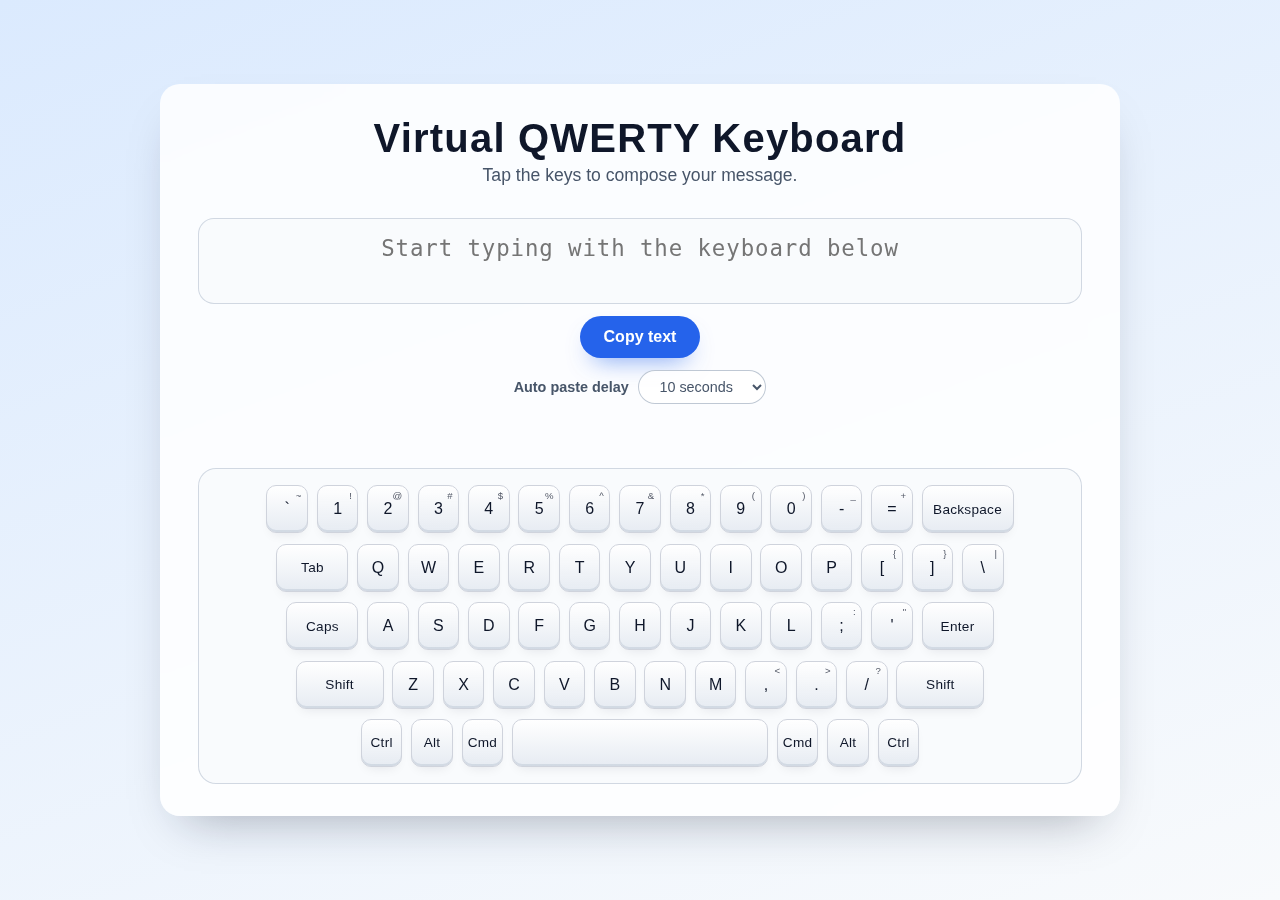
<file: index.html>
<!DOCTYPE html>
<html lang="en">
<head>
  <meta charset="UTF-8">
  <meta name="viewport" content="width=device-width, initial-scale=1.0">
  <title>Virtual QWERTY Keyboard</title>
  <link rel="stylesheet" href="styles.css">
</head>
<body>
  <main class="app">
    <header class="header">
      <h1>Virtual QWERTY Keyboard</h1>
      <p class="subtitle">Tap the keys to compose your message.</p>
    </header>
    <section class="display-container">
      <textarea id="textDisplay" class="text-display" rows="2" readonly placeholder="Start typing with the keyboard below"></textarea>
      <button id="copyButton" class="copy-button" type="button">Copy text</button>
      <div class="auto-paste-controls">
        <label for="autoPasteDelay">Auto paste delay</label>
        <select id="autoPasteDelay" class="auto-paste-select">
          <option value="5">5 seconds</option>
          <option value="10" selected>10 seconds</option>
          <option value="15">15 seconds</option>
        </select>
      </div>
      <p id="copyStatus" class="copy-status" role="status" aria-live="polite"></p>
    </section>
    <section class="keyboard" aria-label="Virtual keyboard">
      <!-- Keys will be rendered here by JavaScript -->
    </section>
  </main>
  <script src="script.js"></script>
</body>
</html>
</file>
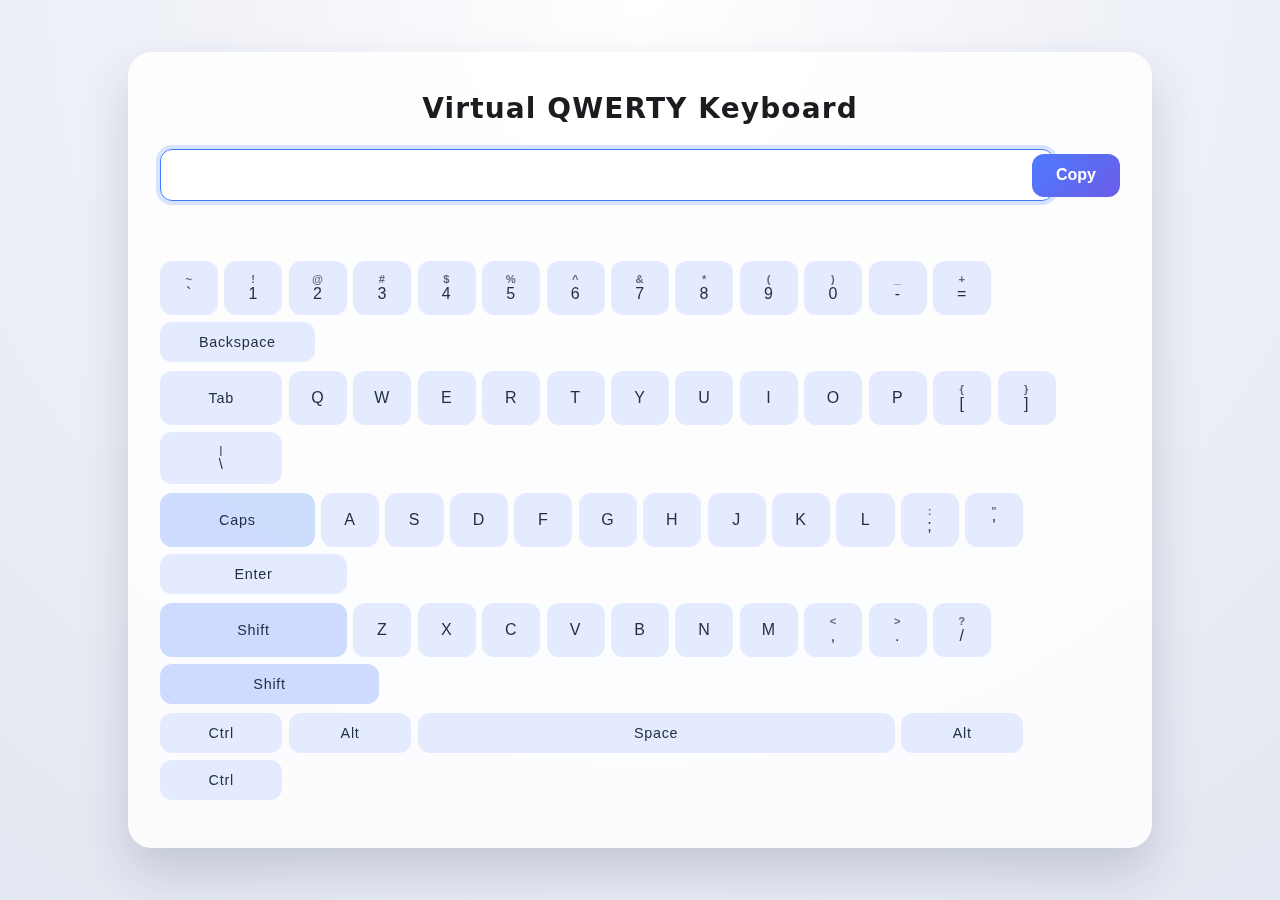
<file: previews/pr-1/index.html>
<!DOCTYPE html>
<html lang="en">
  <head>
    <meta charset="UTF-8" />
    <meta name="viewport" content="width=device-width, initial-scale=1.0" />
    <title>~ Virtual QWERTY Keyboard ~</title>
    <link rel="stylesheet" href="styles.css" />
  </head>
  <body>
    <main class="app">
      <h1 class="app__title">Virtual QWERTY Keyboard</h1>
      <div class="app__output">
        <label for="virtual-input" class="sr-only">Virtual keyboard output</label>
        <input id="virtual-input" type="text" autocomplete="off" autocorrect="off" spellcheck="false" />
        <button id="copy-button" type="button" aria-label="Copy text">Copy</button>
        <p id="status-message" role="status" aria-live="polite"></p>
      </div>
      <section id="keyboard" class="keyboard" aria-label="Virtual keyboard"></section>
    </main>
    <script src="script.js" defer></script>
  </body>
</html>
</file>
<file: styles.css>
:root {
  color-scheme: light dark;
  font-family: "Inter", "Segoe UI", Tahoma, sans-serif;
  --bg-color: #f5f5f7;
  --panel-color: rgba(255, 255, 255, 0.85);
  --key-bg: #ffffff;
  --key-border: #cfd3dc;
  --key-shadow: rgba(15, 23, 42, 0.1);
  --accent: #2563eb;
  --text-color: #0f172a;
  --muted-text: #475569;
}

* {
  box-sizing: border-box;
}

body {
  margin: 0;
  min-height: 100vh;
  display: flex;
  justify-content: center;
  align-items: center;
  background: linear-gradient(160deg, #dbeafe, #f8fafc);
  color: var(--text-color);
  padding: 1.5rem;
}

.app {
  width: min(960px, 100%);
  background: var(--panel-color);
  backdrop-filter: blur(12px);
  border-radius: 20px;
  box-shadow: 0 24px 48px -24px rgba(15, 23, 42, 0.35);
  padding: 2rem clamp(1.5rem, 3vw, 3rem);
  display: flex;
  flex-direction: column;
  gap: 2rem;
}

.header {
  text-align: center;
}

.header h1 {
  margin: 0;
  font-size: clamp(1.75rem, 4vw, 2.5rem);
  letter-spacing: 0.03em;
}

.subtitle {
  margin: 0.25rem 0 0;
  color: var(--muted-text);
  font-size: clamp(0.95rem, 2.5vw, 1.1rem);
}

.display-container {
  display: flex;
  flex-direction: column;
  align-items: center;
  gap: 0.75rem;
}

.text-display {
  width: 100%;
  padding: 1rem 1.25rem;
  font-size: clamp(1.1rem, 3vw, 1.4rem);
  text-align: center;
  border-radius: 16px;
  border: 1px solid rgba(148, 163, 184, 0.4);
  background: rgba(248, 250, 252, 0.7);
  color: inherit;
  resize: none;
  outline: none;
  min-height: 3.5rem;
  letter-spacing: 0.04em;
  transition: border-color 0.2s ease, box-shadow 0.2s ease;
}

.text-display:focus-visible {
  border-color: var(--accent);
  box-shadow: 0 0 0 4px rgba(37, 99, 235, 0.18);
}

.copy-button {
  padding: 0.75rem 1.5rem;
  border-radius: 999px;
  border: none;
  background: var(--accent);
  color: #fff;
  font-size: 1rem;
  font-weight: 600;
  cursor: pointer;
  transition: transform 0.15s ease, box-shadow 0.15s ease;
  box-shadow: 0 12px 24px -12px rgba(37, 99, 235, 0.7);
}

.copy-button:hover,
.copy-button:focus-visible {
  transform: translateY(-1px);
  box-shadow: 0 16px 28px -12px rgba(37, 99, 235, 0.55);
}

.copy-button:active {
  transform: translateY(1px);
}

.auto-paste-controls {
  display: flex;
  align-items: center;
  gap: 0.6rem;
  font-size: 0.9rem;
  color: var(--muted-text);
  flex-wrap: wrap;
}

.auto-paste-controls label {
  font-weight: 600;
}

.auto-paste-select {
  padding: 0.45rem 1rem;
  border-radius: 999px;
  border: 1px solid rgba(148, 163, 184, 0.6);
  background: rgba(255, 255, 255, 0.85);
  color: inherit;
  font-size: 0.9rem;
  cursor: pointer;
  min-width: 8rem;
}

.auto-paste-select:focus-visible {
  outline: none;
  border-color: var(--accent);
  box-shadow: 0 0 0 3px rgba(37, 99, 235, 0.2);
}

.copy-status {
  min-height: 1.25rem;
  margin: 0;
  color: var(--muted-text);
  font-size: 0.95rem;
}

.keyboard {
  display: flex;
  flex-direction: column;
  gap: 0.65rem;
  padding: 1rem;
  border-radius: 18px;
  background: rgba(248, 250, 252, 0.8);
  border: 1px solid rgba(148, 163, 184, 0.4);
}

.keyboard-row {
  display: flex;
  gap: clamp(0.35rem, 1vw, 0.55rem);
  justify-content: center;
}

.key {
  min-width: 2.6rem;
  height: 3rem;
  border-radius: 10px;
  border: 1px solid var(--key-border);
  background: var(--key-bg);
  box-shadow: inset 0 -2px 0 rgba(148, 163, 184, 0.25), 0 6px 12px -6px var(--key-shadow);
  font-size: 1rem;
  color: inherit;
  display: flex;
  flex-direction: column;
  justify-content: center;
  align-items: center;
  cursor: pointer;
  padding: 0.15rem;
  position: relative;
  transition: transform 0.12s ease, box-shadow 0.12s ease, border-color 0.12s ease;
  user-select: none;
  background-image: linear-gradient(180deg, rgba(255,255,255,0.95), rgba(226,232,240,0.85));
}

.key .shift-char {
  font-size: 0.6rem;
  opacity: 0.75;
  position: absolute;
  top: 0.2rem;
  right: 0.35rem;
}

.key:active {
  transform: translateY(2px);
  box-shadow: inset 0 2px 0 rgba(148, 163, 184, 0.35);
}

.key.modifier,
.key.action {
  font-size: 0.85rem;
  letter-spacing: 0.02em;
}

.key.space {
  min-width: 16rem;
}

.key.tab,
.key.caps,
.key.enter {
  min-width: 4.5rem;
}

.key.shift {
  min-width: 5.5rem;
}

.key.backspace {
  min-width: 5.75rem;
}

.key.active {
  border-color: var(--accent);
  box-shadow: inset 0 0 0 2px rgba(37, 99, 235, 0.4);
}

@media (max-width: 768px) {
  body {
    padding: 1rem;
  }

  .key {
    min-width: 2.2rem;
    height: 2.6rem;
    font-size: 0.95rem;
  }

  .key.space {
    min-width: 12rem;
  }

  .key.tab,
  .key.caps,
  .key.enter {
    min-width: 3.5rem;
  }

  .key.shift {
    min-width: 4rem;
  }

  .key.backspace {
    min-width: 4.5rem;
  }

  .auto-paste-controls {
    justify-content: center;
  }
}
</file>
<file: previews/pr-1/styles.css>
:root {
  color-scheme: light dark;
  font-family: "Inter", "Segoe UI", system-ui, -apple-system, sans-serif;
  background-color: #f4f5f7;
  color: #1a1c1f;
}

body {
  margin: 0;
  min-height: 100vh;
  display: flex;
  align-items: center;
  justify-content: center;
  background: radial-gradient(circle at top, #ffffff 0%, #f0f2f8 40%, #e3e7f1 100%);
}

.app {
  width: min(960px, 90vw);
  padding: 2.5rem 2rem 3rem;
  background: rgba(255, 255, 255, 0.85);
  backdrop-filter: blur(12px);
  border-radius: 24px;
  box-shadow: 0 24px 48px rgba(32, 46, 82, 0.18);
}

.app__title {
  margin: 0 0 1.5rem;
  text-align: center;
  font-size: 1.75rem;
  font-weight: 600;
  letter-spacing: 0.04em;
}

.app__output {
  display: grid;
  grid-template-columns: 1fr auto;
  gap: 0.75rem;
  align-items: center;
  margin-bottom: 1.5rem;
}

#virtual-input {
  width: 100%;
  padding: 0.85rem 1rem;
  border-radius: 12px;
  border: 1px solid rgba(47, 76, 125, 0.2);
  background: rgba(255, 255, 255, 0.9);
  font-size: 1.25rem;
  text-align: center;
  letter-spacing: 0.08em;
  transition: border-color 0.2s ease, box-shadow 0.2s ease;
}

#virtual-input:focus {
  outline: none;
  border-color: #3f7bff;
  box-shadow: 0 0 0 4px rgba(63, 123, 255, 0.2);
}

#copy-button {
  padding: 0.8rem 1.5rem;
  border-radius: 12px;
  border: none;
  background: linear-gradient(135deg, #4d7bff, #6c5ce7);
  color: #fff;
  font-size: 1rem;
  font-weight: 600;
  cursor: pointer;
  transition: transform 0.2s ease, box-shadow 0.2s ease;
}

#copy-button:focus,
#copy-button:hover {
  box-shadow: 0 12px 24px rgba(76, 123, 255, 0.35);
  transform: translateY(-1px);
}

#status-message {
  grid-column: 1 / -1;
  margin: 0;
  min-height: 1.5rem;
  font-size: 0.9rem;
  color: #3f7bff;
  text-align: center;
}

.keyboard {
  display: grid;
  gap: 0.6rem;
}

.keyboard__row {
  display: grid;
  grid-template-columns: repeat(30, minmax(0, 1fr));
  gap: 0.4rem;
}

.key {
  grid-column: span 2;
  border: none;
  border-radius: 12px;
  padding: 0.75rem 0.5rem;
  background: rgba(224, 231, 255, 0.85);
  color: #223046;
  font-size: 1rem;
  font-weight: 500;
  text-transform: uppercase;
  letter-spacing: 0.05em;
  cursor: pointer;
  position: relative;
  transition: transform 0.08s ease, box-shadow 0.08s ease, background 0.2s ease;
}

.key[data-size="3"] {
  grid-column: span 3;
}

.key[data-size="4"] {
  grid-column: span 4;
}

.key[data-size="5"] {
  grid-column: span 5;
}

.key[data-size="6"] {
  grid-column: span 6;
}

.key[data-size="7"] {
  grid-column: span 7;
}

.key[data-size="15"] {
  grid-column: span 15;
}

.key__shifted {
  display: block;
  font-size: 0.7rem;
  font-weight: 600;
  letter-spacing: 0.06em;
  color: rgba(34, 48, 70, 0.7);
}

.key:active,
.key.is-active {
  transform: translateY(1px);
  box-shadow: inset 0 6px 12px rgba(34, 48, 70, 0.18);
  background: rgba(210, 222, 255, 0.95);
}

.key--wide {
  text-transform: none;
  font-size: 0.9rem;
}

.key--primary {
  background: rgba(63, 123, 255, 0.25);
}

.sr-only {
  position: absolute;
  width: 1px;
  height: 1px;
  padding: 0;
  margin: -1px;
  overflow: hidden;
  clip: rect(0, 0, 0, 0);
  white-space: nowrap;
  border: 0;
}

@media (max-width: 680px) {
  .app {
    padding: 2rem 1.5rem 2.5rem;
  }

  #virtual-input {
    font-size: 1.1rem;
  }

  .key {
    font-size: 0.9rem;
    border-radius: 10px;
  }
}
</file>
